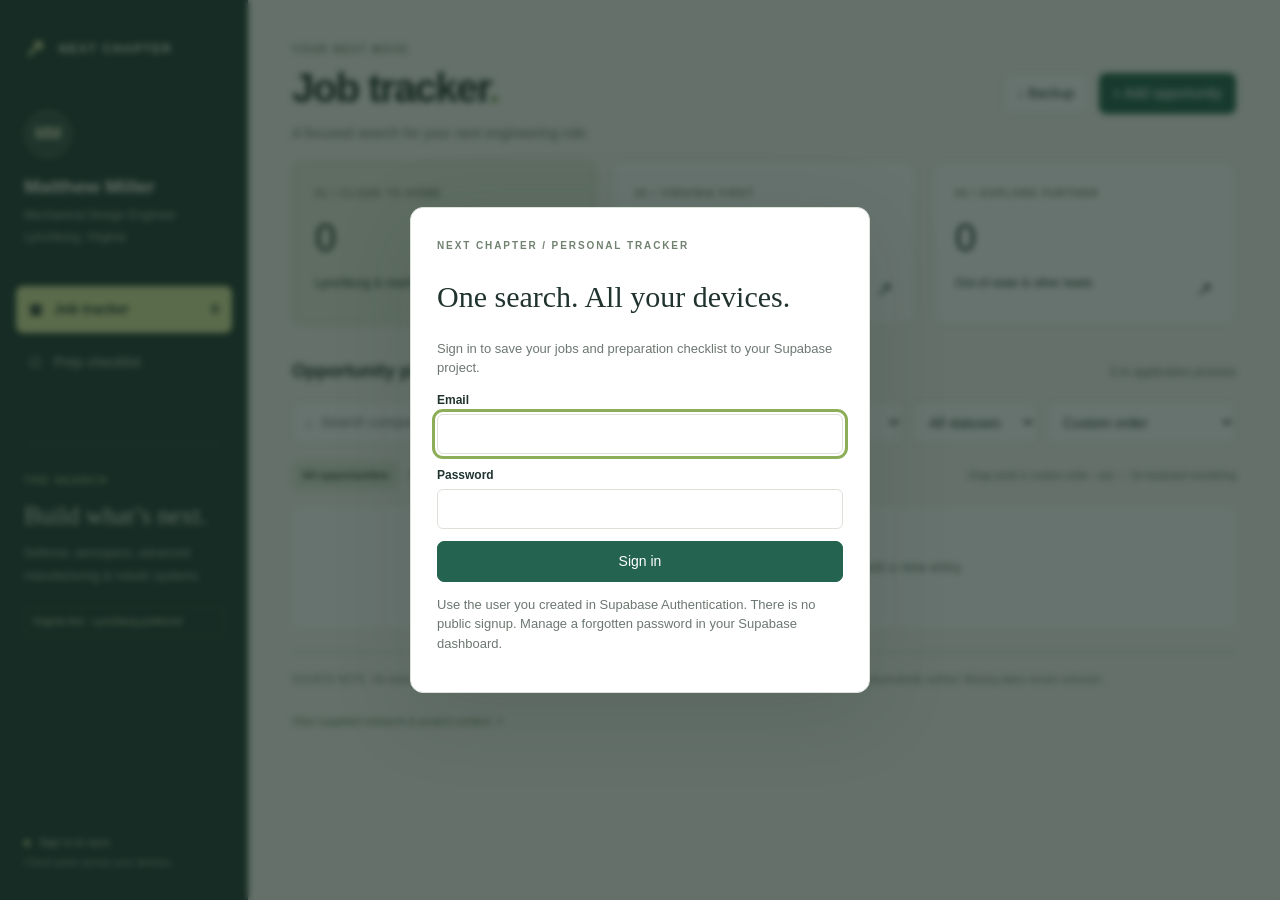
<file: index.html>
<!doctype html><html lang="en"><head><meta charset="utf-8"><meta name="viewport" content="width=device-width, initial-scale=1"><title>Matthew’s Job Tracker</title><meta name="theme-color" content="#203a32"><meta name="apple-mobile-web-app-capable" content="yes"><link rel="manifest" href="manifest.webmanifest"><link rel="apple-touch-icon" href="icon-192.png"><link rel="stylesheet" href="style.css"></head><body>
<aside><div class="brand"><span class="logo">↗</span> NEXT CHAPTER</div><div class="profile"><div class="avatar">MM</div><h2>Matthew Miller</h2><p>Mechanical Design Engineer<br>Lynchburg, Virginia</p></div><nav><button class="active" data-tab="jobs">▦ &nbsp; Job tracker <span id="total"></span></button><button data-tab="prep">☑ &nbsp; Prep checklist</button></nav><div class="sidebar-note"><span class="eyebrow">THE SEARCH</span><h3>Build what’s next.</h3><p>Defense, aerospace, advanced manufacturing & robotic systems.</p><div class="small-pill">Virginia first · Lynchburg preferred</div></div><footer><span class="dot"></span> <span id="sync-label">Sign in to sync</span><br><small id="save-state">Cloud saves across your devices.</small><button id="signout" hidden>Sign out</button></footer></aside>
<main><div id="sync-bar" hidden><span id="sync-message"></span><button id="retry-sync">Retry save</button><button id="reload-cloud">Load cloud copy</button><button id="export-pending">Export local edits</button></div><header><div><div class="eyebrow">YOUR NEXT MOVE</div><h1 id="page-title">Job tracker<span>.</span></h1><p id="subtitle">A focused search for your next engineering role.</p></div><div class="header-actions"><button id="backup">↓ Backup</button><button id="add" class="primary">+ Add opportunity</button></div></header>
<section id="jobs-view"><div class="metrics"><button data-priority="1"><span>01 / CLOSE TO HOME</span><strong id="local-count">0</strong><div>Lynchburg & nearby <b>↗</b></div></button><button data-priority="2"><span>02 / VIRGINIA FIRST</span><strong id="va-count">0</strong><div>Elsewhere in Virginia <b>↗</b></div></button><button data-priority="3"><span>03 / EXPLORE FURTHER</span><strong id="away-count">0</strong><div>Out-of-state & other leads <b>↗</b></div></button></div>
<div class="section-heading"><h2>Opportunity pipeline <span id="shown"></span></h2><span id="pipeline-progress"></span></div><div class="tools"><input id="search" aria-label="Search opportunities" placeholder="⌕  Search company, role, or location…"><select id="priority" aria-label="Filter location priority"><option value="">All locations</option><option value="1">Lynchburg & nearby</option><option value="2">Virginia</option><option value="3">Out of state / other</option></select><select id="status" aria-label="Filter status"><option value="">All statuses</option></select><select id="sort" aria-label="Sort opportunities"><option value="manual">Custom order</option><option value="location">Location A–Z</option><option value="salary">Salary: highest upper end</option><option value="date">Date posted: newest</option></select></div><div class="filter-row"><div><button class="chip active" data-kind="">All opportunities</button><button class="chip" data-kind="Role">Roles</button><button class="chip" data-kind="Watchlist">Company watchlist</button></div><small>Drag cards in custom order · use ↑ ↓ for keyboard reordering</small></div><div id="cards"></div><div class="source-note">SOURCE NOTE · All initial content comes from your supplied context document. Listings, salaries and availability have not been independently verified. Missing dates remain unknown.</div></section>
<section id="prep-view" hidden><div class="prep-banner"><div><span class="eyebrow">GET READY FOR THE NEXT STEP</span><h2>Turn experience into opportunity.</h2><p>Resume, skills, and stories — one clear checklist.</p></div><strong id="prep-total"></strong></div><div class="prep-tabs" id="prep-tabs"></div><div id="tasks"></div><div class="source-note">Security clearance is not treated as a skill gap: the document states U.S. citizenship and eligibility for employer-sponsored clearance.</div></section>
<button class="source-link" id="source">View supplied research & project context ↗</button><input type="file" id="import-file" accept="application/json" hidden></main>
<dialog id="account"><form id="login-form"><span class="eyebrow">NEXT CHAPTER / PERSONAL TRACKER</span><h2>One search. All your devices.</h2><p>Sign in to save your jobs and preparation checklist to your Supabase project.</p><div id="setup-needed" hidden><p><strong>Connect Supabase first.</strong> Follow <a href="setup.html" target="_blank">the setup guide</a>, then add the project URL and publishable key to config.js.</p></div><div id="login-fields"><label>Email<input id="email" type="email" autocomplete="username" required></label><label>Password<input id="password" type="password" autocomplete="current-password" required></label><button type="submit" class="primary">Sign in</button><p class="hint">Use the user you created in Supabase Authentication. There is no public signup. Manage a forgotten password in your Supabase dashboard.</p></div><p id="auth-error" role="alert"></p><button type="button" id="preview-local" hidden>Preview the tracker locally</button></form></dialog><dialog id="editor"><form id="job-form"><div class="dialog-head"><div><span class="eyebrow">OPPORTUNITY DETAILS</span><h2 id="editor-title">Add opportunity</h2></div><button type="button" class="icon close" aria-label="Close">×</button></div><input type="hidden" name="id"><div id="paste-block"><label>Job listing URL<input name="url" type="url" placeholder="https://…"></label><label>Paste listing text<textarea id="listing" rows="4" placeholder="Paste the listing here, then extract a draft. Review every field before saving."></textarea></label><button type="button" id="extract">Extract draft from text</button><p class="hint">A URL is saved as a link. To populate details, paste listing text; websites are not fetched automatically.</p></div><div class="form-grid"><label>Company *<input name="company" required></label><label>Role / opportunity *<input name="role" required></label><label>Location<input name="location"></label><label>Salary range & caveat<input name="salary" placeholder="Unknown, estimate, or posted range"></label><label>Date posted<input type="date" name="date"></label><label>Location priority<select name="priority"><option value="1">1 · Lynchburg & nearby</option><option value="2">2 · Elsewhere in Virginia</option><option value="3">3 · Out of state / other</option></select></label><label>Status<select name="status"></select></label><label>Entry type<select name="kind"><option>Role</option><option>Watchlist</option></select></label></div><label>Fit notes & application notes<textarea name="notes" rows="5"></textarea></label><div id="company-context"></div><div class="dialog-actions"><button type="button" id="delete" class="danger">Delete entry</button><button type="button" class="close">Cancel</button><button class="primary" type="submit">Save opportunity</button></div></form></dialog>
<dialog id="research"><div class="dialog-head"><h2>Supplied research</h2><button class="icon" id="close-research" aria-label="Close research">×</button></div><p class="hint">Reference only. Dates, research claims, project details, and open questions are reproduced from your document.</p><pre id="research-text"></pre></dialog><div id="toast" role="status"></div><script src="config.js"></script><script src="seed.js"></script><script src="cloud.js"></script><script src="app.js"></script></body></html>
</file>
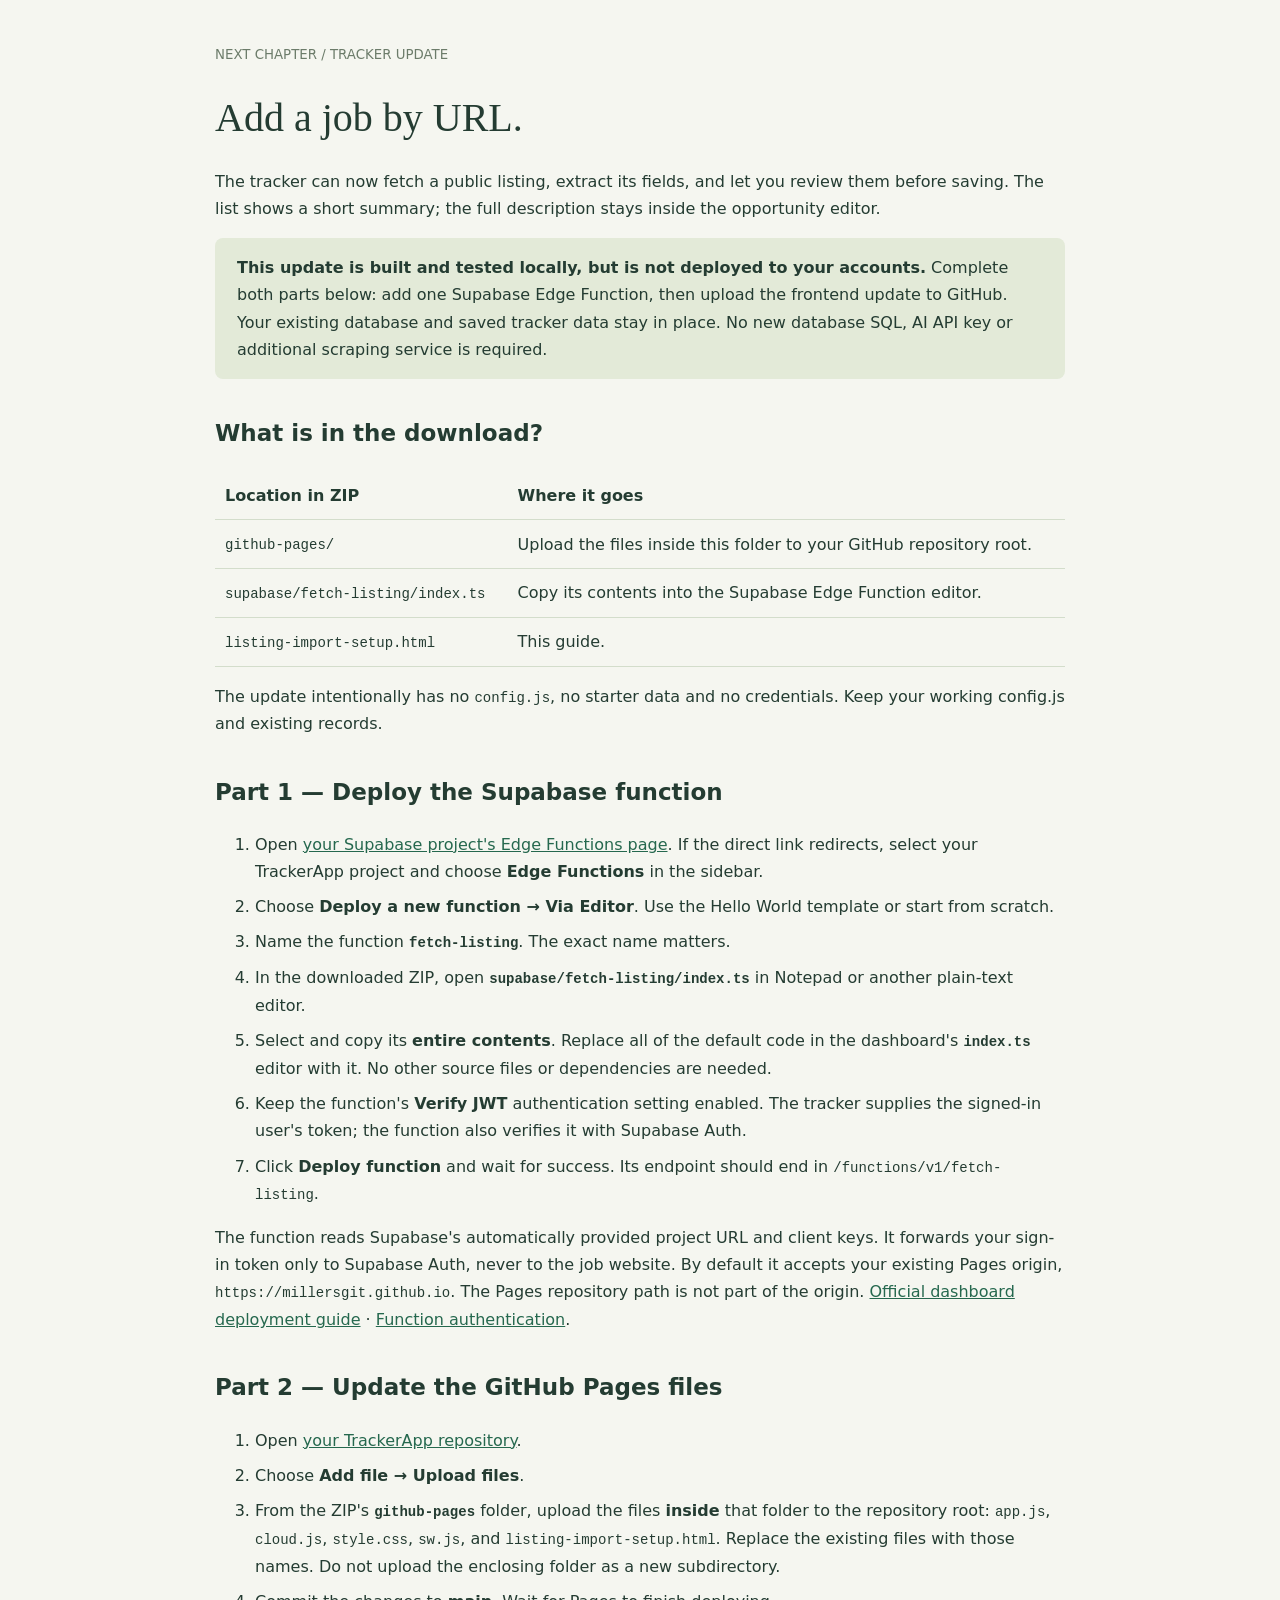
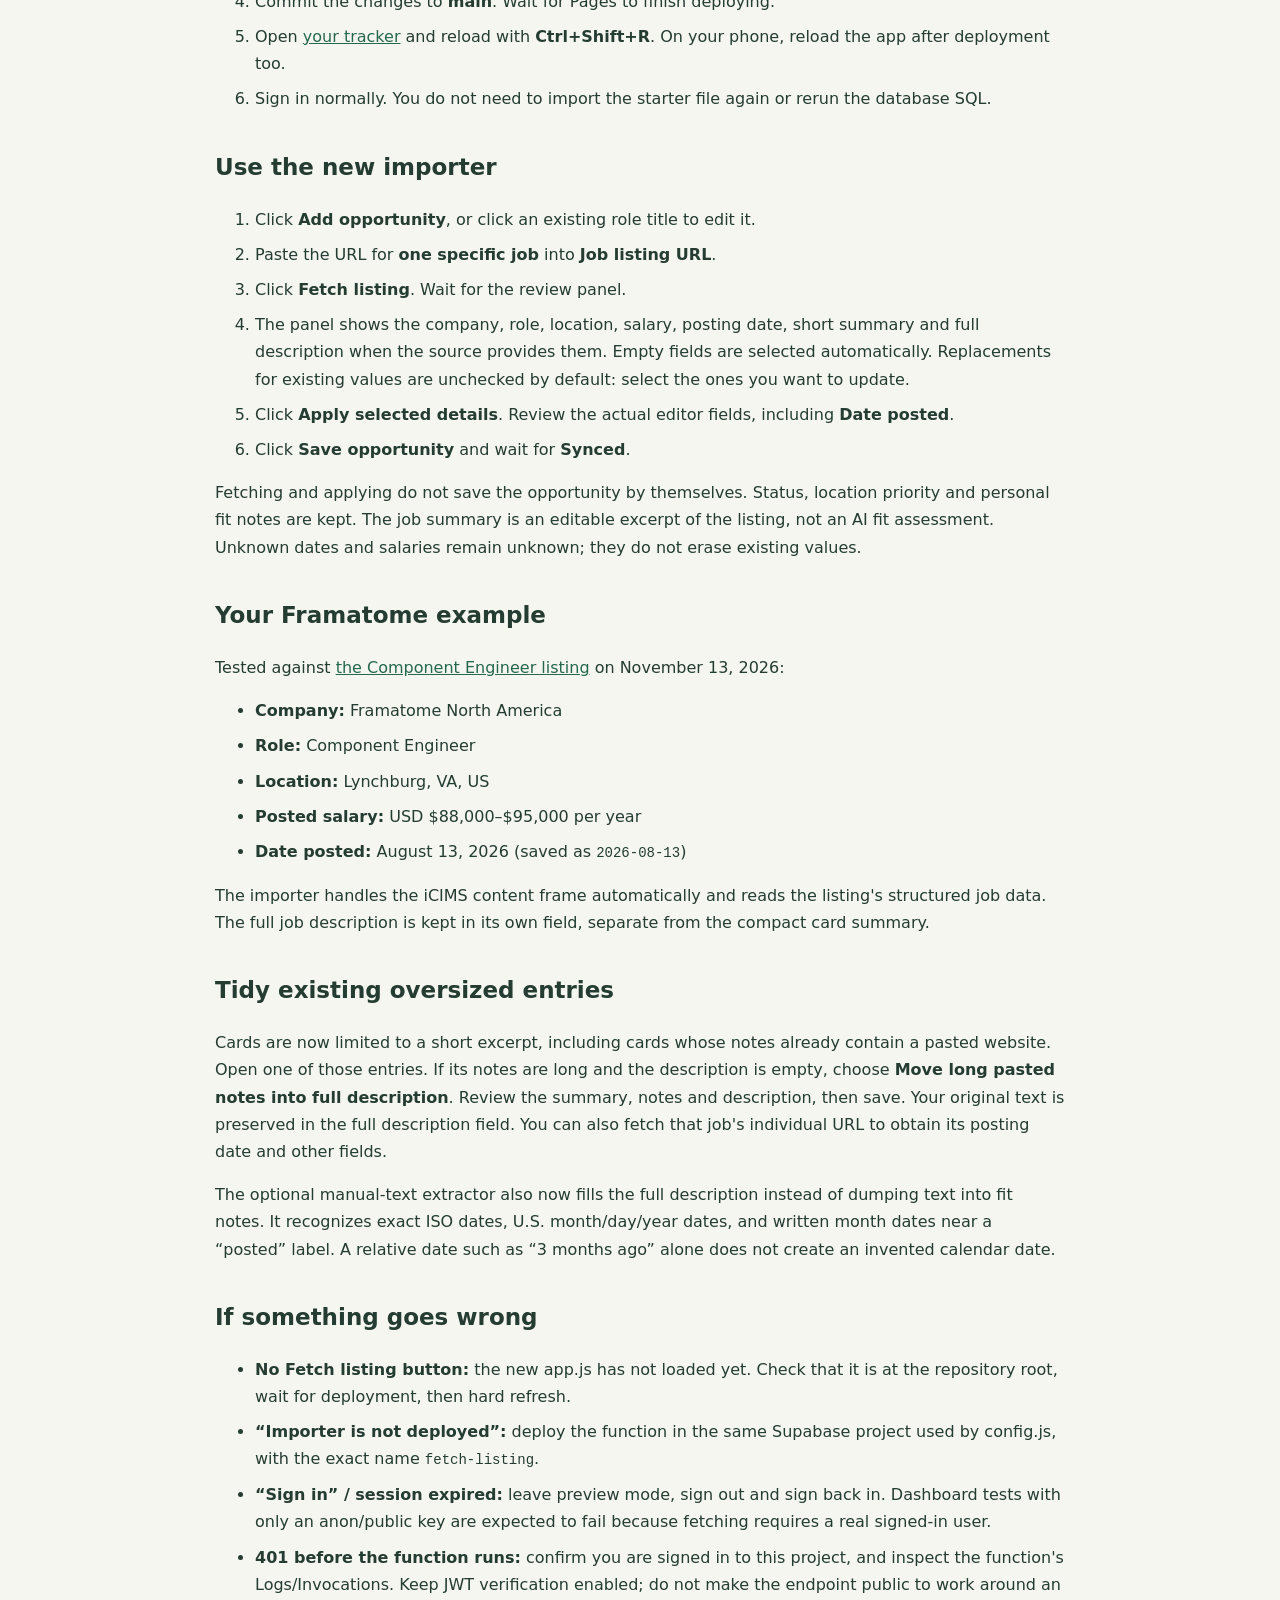
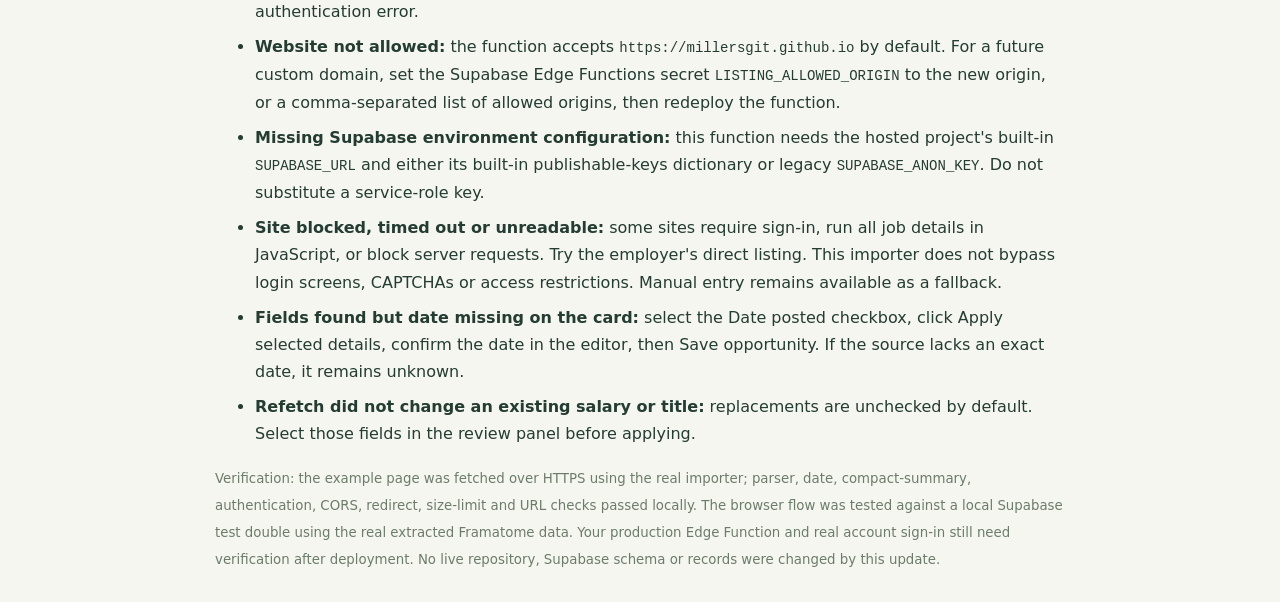
<file: listing-import-setup.html>
<!doctype html><html lang="en"><meta charset="utf-8"><meta name="viewport" content="width=device-width,initial-scale=1"><title>Enable job URL importing</title><style>body{font:16px/1.7 system-ui,sans-serif;max-width:850px;margin:40px auto;padding:0 22px;color:#243c32;background:#f5f6f0}h1{font:40px Georgia,serif}h2{margin-top:35px;font-size:23px}a{color:#25684e}.note{padding:16px 22px;background:#e3ead8;border-radius:8px}pre{background:#e3ead8;padding:18px;overflow:auto;font-size:13px}li{margin:8px 0}code{font-size:14px}small{color:#6c7c6a}table{border-collapse:collapse;width:100%}td,th{border-bottom:1px solid #d3ddcb;padding:10px;text-align:left}</style>
<small>NEXT CHAPTER / TRACKER UPDATE</small><h1>Add a job by URL.</h1><p>The tracker can now fetch a public listing, extract its fields, and let you review them before saving. The list shows a short summary; the full description stays inside the opportunity editor.</p><div class="note"><strong>This update is built and tested locally, but is not deployed to your accounts.</strong> Complete both parts below: add one Supabase Edge Function, then upload the frontend update to GitHub. Your existing database and saved tracker data stay in place. No new database SQL, AI API key or additional scraping service is required.</div>
<h2>What is in the download?</h2><table><tr><th>Location in ZIP</th><th>Where it goes</th></tr><tr><td><code>github-pages/</code></td><td>Upload the files inside this folder to your GitHub repository root.</td></tr><tr><td><code>supabase/fetch-listing/index.ts</code></td><td>Copy its contents into the Supabase Edge Function editor.</td></tr><tr><td><code>listing-import-setup.html</code></td><td>This guide.</td></tr></table><p>The update intentionally has no <code>config.js</code>, no starter data and no credentials. Keep your working config.js and existing records.</p>
<h2>Part 1 — Deploy the Supabase function</h2><ol><li>Open <a href="https://supabase.com/dashboard/project/zvkrkzaoxlfqdbbqcrvj/functions">your Supabase project's Edge Functions page</a>. If the direct link redirects, select your TrackerApp project and choose <strong>Edge Functions</strong> in the sidebar.</li><li>Choose <strong>Deploy a new function → Via Editor</strong>. Use the Hello World template or start from scratch.</li><li>Name the function <strong><code>fetch-listing</code></strong>. The exact name matters.</li><li>In the downloaded ZIP, open <strong><code>supabase/fetch-listing/index.ts</code></strong> in Notepad or another plain-text editor.</li><li>Select and copy its <strong>entire contents</strong>. Replace all of the default code in the dashboard's <strong><code>index.ts</code></strong> editor with it. No other source files or dependencies are needed.</li><li>Keep the function's <strong>Verify JWT</strong> authentication setting enabled. The tracker supplies the signed-in user's token; the function also verifies it with Supabase Auth.</li><li>Click <strong>Deploy function</strong> and wait for success. Its endpoint should end in <code>/functions/v1/fetch-listing</code>.</li></ol><p>The function reads Supabase's automatically provided project URL and client keys. It forwards your sign-in token only to Supabase Auth, never to the job website. By default it accepts your existing Pages origin, <code>https://millersgit.github.io</code>. The Pages repository path is not part of the origin. <a href="https://supabase.com/docs/guides/functions/quickstart-dashboard">Official dashboard deployment guide</a> · <a href="https://supabase.com/docs/guides/functions/auth">Function authentication</a>.</p>
<h2>Part 2 — Update the GitHub Pages files</h2><ol><li>Open <a href="https://github.com/MillersGit/TrackerApp">your TrackerApp repository</a>.</li><li>Choose <strong>Add file → Upload files</strong>.</li><li>From the ZIP's <strong><code>github-pages</code></strong> folder, upload the files <strong>inside</strong> that folder to the repository root: <code>app.js</code>, <code>cloud.js</code>, <code>style.css</code>, <code>sw.js</code>, and <code>listing-import-setup.html</code>. Replace the existing files with those names. Do not upload the enclosing folder as a new subdirectory.</li><li>Commit the changes to <strong>main</strong>. Wait for Pages to finish deploying.</li><li>Open <a href="https://millersgit.github.io/TrackerApp/">your tracker</a> and reload with <strong>Ctrl+Shift+R</strong>. On your phone, reload the app after deployment too.</li><li>Sign in normally. You do not need to import the starter file again or rerun the database SQL.</li></ol>
<h2>Use the new importer</h2><ol><li>Click <strong>Add opportunity</strong>, or click an existing role title to edit it.</li><li>Paste the URL for <strong>one specific job</strong> into <strong>Job listing URL</strong>.</li><li>Click <strong>Fetch listing</strong>. Wait for the review panel.</li><li>The panel shows the company, role, location, salary, posting date, short summary and full description when the source provides them. Empty fields are selected automatically. Replacements for existing values are unchecked by default: select the ones you want to update.</li><li>Click <strong>Apply selected details</strong>. Review the actual editor fields, including <strong>Date posted</strong>.</li><li>Click <strong>Save opportunity</strong> and wait for <strong>Synced</strong>.</li></ol><p>Fetching and applying do not save the opportunity by themselves. Status, location priority and personal fit notes are kept. The job summary is an editable excerpt of the listing, not an AI fit assessment. Unknown dates and salaries remain unknown; they do not erase existing values.</p>
<h2>Your Framatome example</h2><p>Tested against <a href="https://careers-framatome.icims.com/jobs/3243/component-engineer/job">the Component Engineer listing</a> on November 13, 2026:</p><ul><li><strong>Company:</strong> Framatome North America</li><li><strong>Role:</strong> Component Engineer</li><li><strong>Location:</strong> Lynchburg, VA, US</li><li><strong>Posted salary:</strong> USD $88,000–$95,000 per year</li><li><strong>Date posted:</strong> August 13, 2026 (saved as <code>2026-08-13</code>)</li></ul><p>The importer handles the iCIMS content frame automatically and reads the listing's structured job data. The full job description is kept in its own field, separate from the compact card summary.</p>
<h2>Tidy existing oversized entries</h2><p>Cards are now limited to a short excerpt, including cards whose notes already contain a pasted website. Open one of those entries. If its notes are long and the description is empty, choose <strong>Move long pasted notes into full description</strong>. Review the summary, notes and description, then save. Your original text is preserved in the full description field. You can also fetch that job's individual URL to obtain its posting date and other fields.</p><p>The optional manual-text extractor also now fills the full description instead of dumping text into fit notes. It recognizes exact ISO dates, U.S. month/day/year dates, and written month dates near a “posted” label. A relative date such as “3 months ago” alone does not create an invented calendar date.</p>
<h2>If something goes wrong</h2><ul><li><strong>No Fetch listing button:</strong> the new app.js has not loaded yet. Check that it is at the repository root, wait for deployment, then hard refresh.</li><li><strong>“Importer is not deployed”:</strong> deploy the function in the same Supabase project used by config.js, with the exact name <code>fetch-listing</code>.</li><li><strong>“Sign in” / session expired:</strong> leave preview mode, sign out and sign back in. Dashboard tests with only an anon/public key are expected to fail because fetching requires a real signed-in user.</li><li><strong>401 before the function runs:</strong> confirm you are signed in to this project, and inspect the function's Logs/Invocations. Keep JWT verification enabled; do not make the endpoint public to work around an authentication error.</li><li><strong>Website not allowed:</strong> the function accepts <code>https://millersgit.github.io</code> by default. For a future custom domain, set the Supabase Edge Functions secret <code>LISTING_ALLOWED_ORIGIN</code> to the new origin, or a comma-separated list of allowed origins, then redeploy the function.</li><li><strong>Missing Supabase environment configuration:</strong> this function needs the hosted project's built-in <code>SUPABASE_URL</code> and either its built-in publishable-keys dictionary or legacy <code>SUPABASE_ANON_KEY</code>. Do not substitute a service-role key.</li><li><strong>Site blocked, timed out or unreadable:</strong> some sites require sign-in, run all job details in JavaScript, or block server requests. Try the employer's direct listing. This importer does not bypass login screens, CAPTCHAs or access restrictions. Manual entry remains available as a fallback.</li><li><strong>Fields found but date missing on the card:</strong> select the Date posted checkbox, click Apply selected details, confirm the date in the editor, then Save opportunity. If the source lacks an exact date, it remains unknown.</li><li><strong>Refetch did not change an existing salary or title:</strong> replacements are unchecked by default. Select those fields in the review panel before applying.</li></ul><p><small>Verification: the example page was fetched over HTTPS using the real importer; parser, date, compact-summary, authentication, CORS, redirect, size-limit and URL checks passed locally. The browser flow was tested against a local Supabase test double using the real extracted Framatome data. Your production Edge Function and real account sign-in still need verification after deployment. No live repository, Supabase schema or records were changed by this update.</small></p></html>
</file>
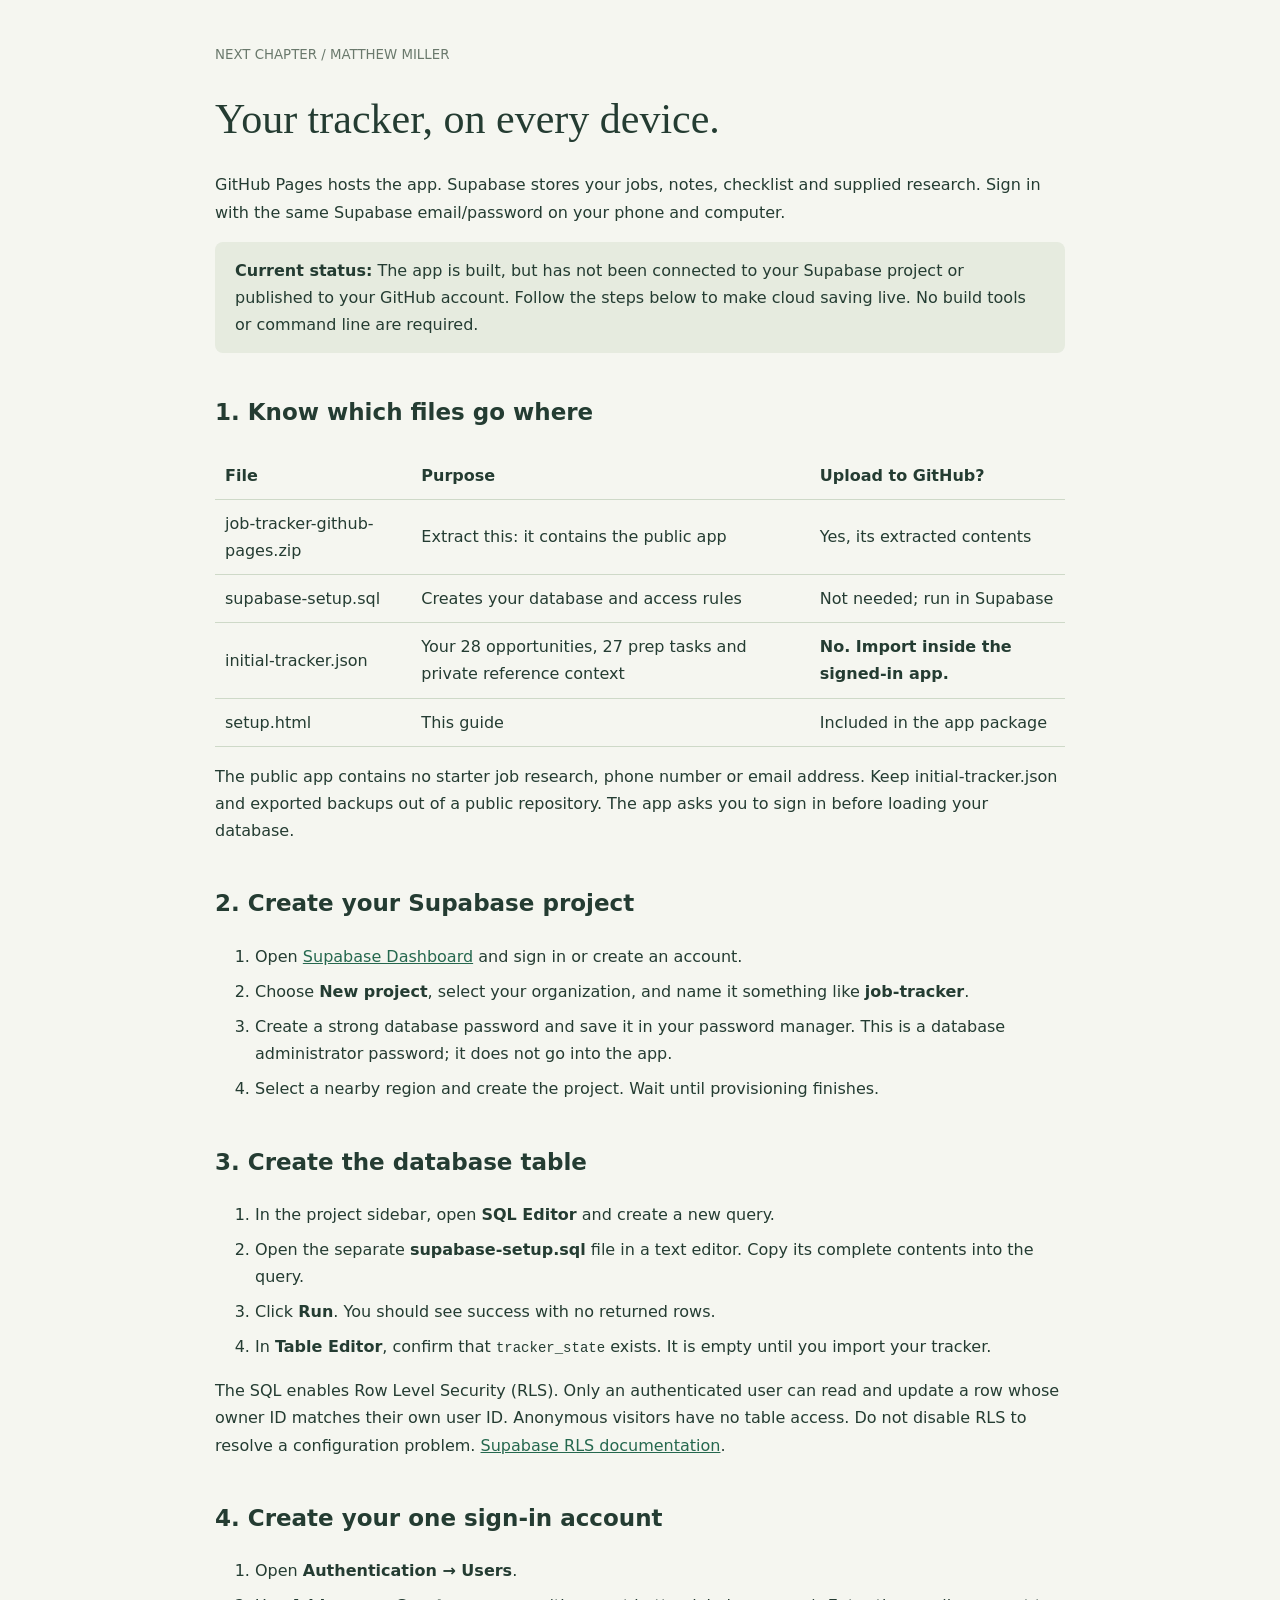
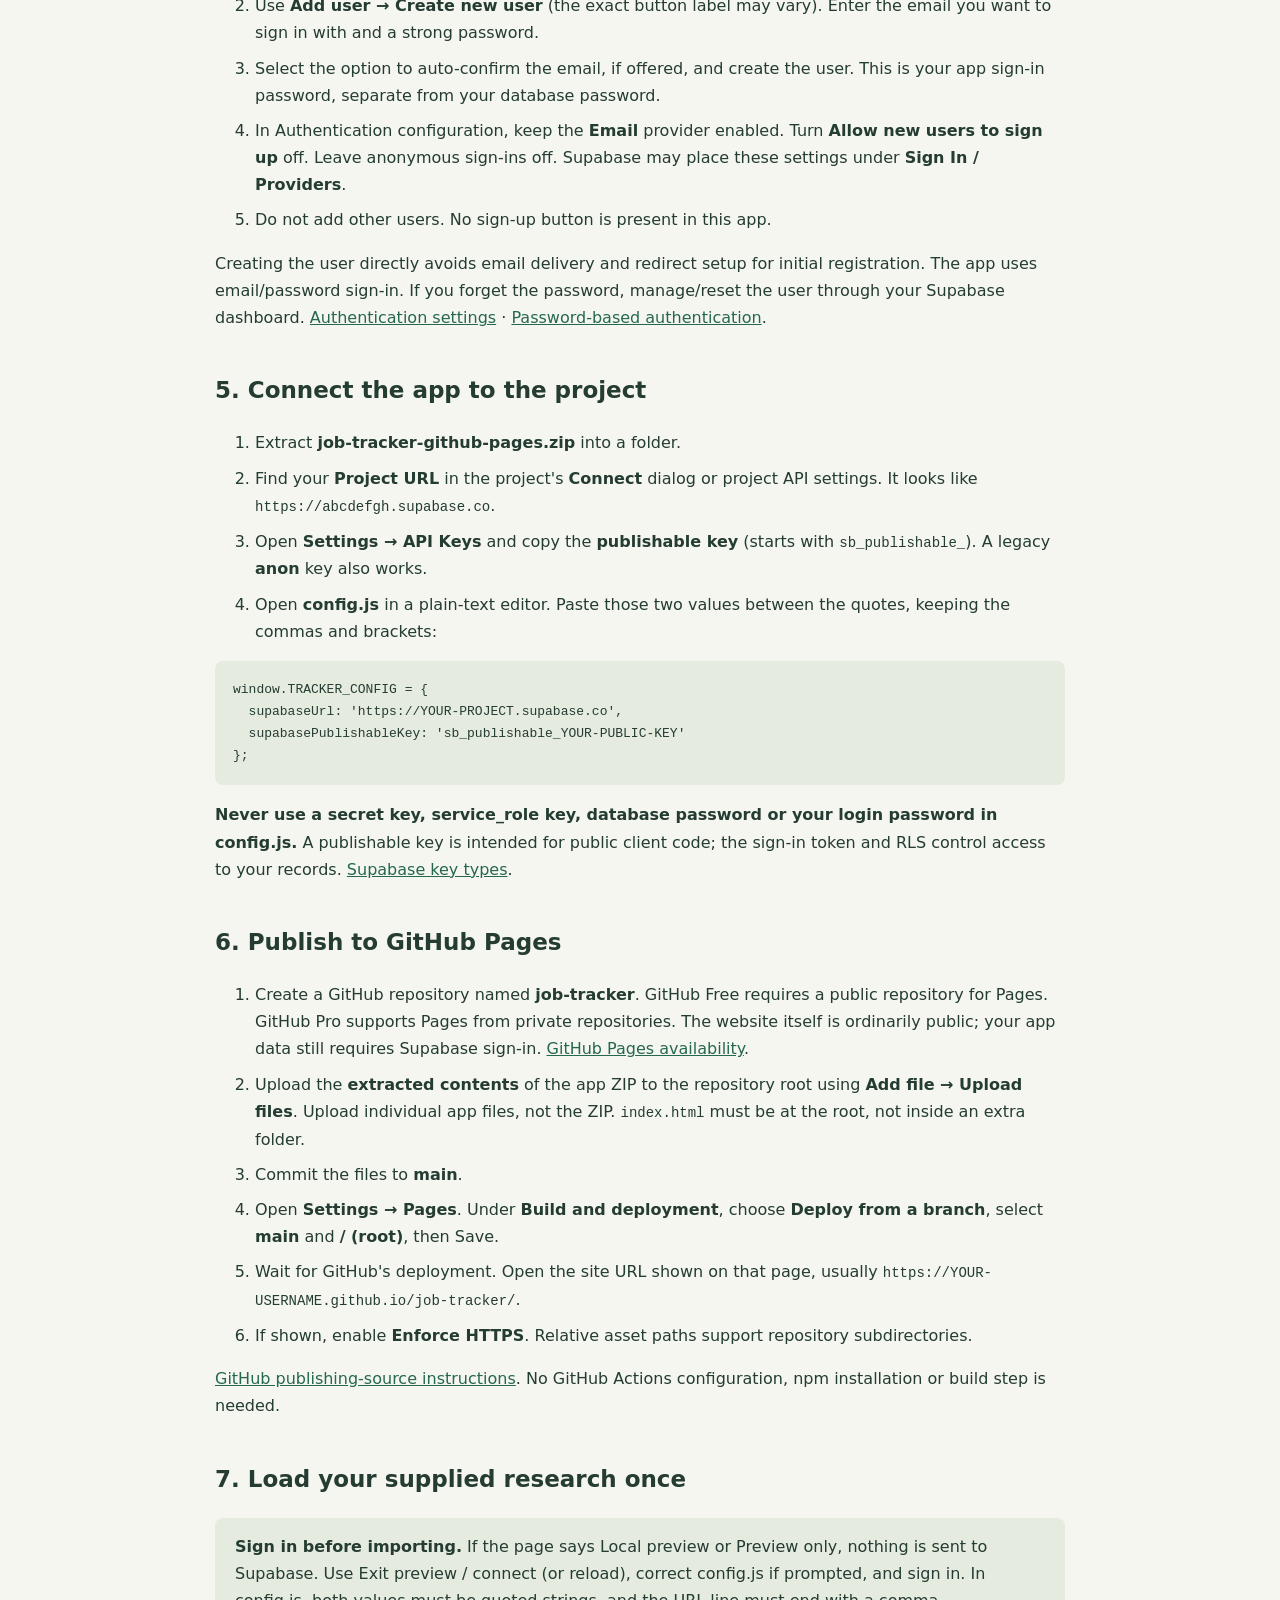
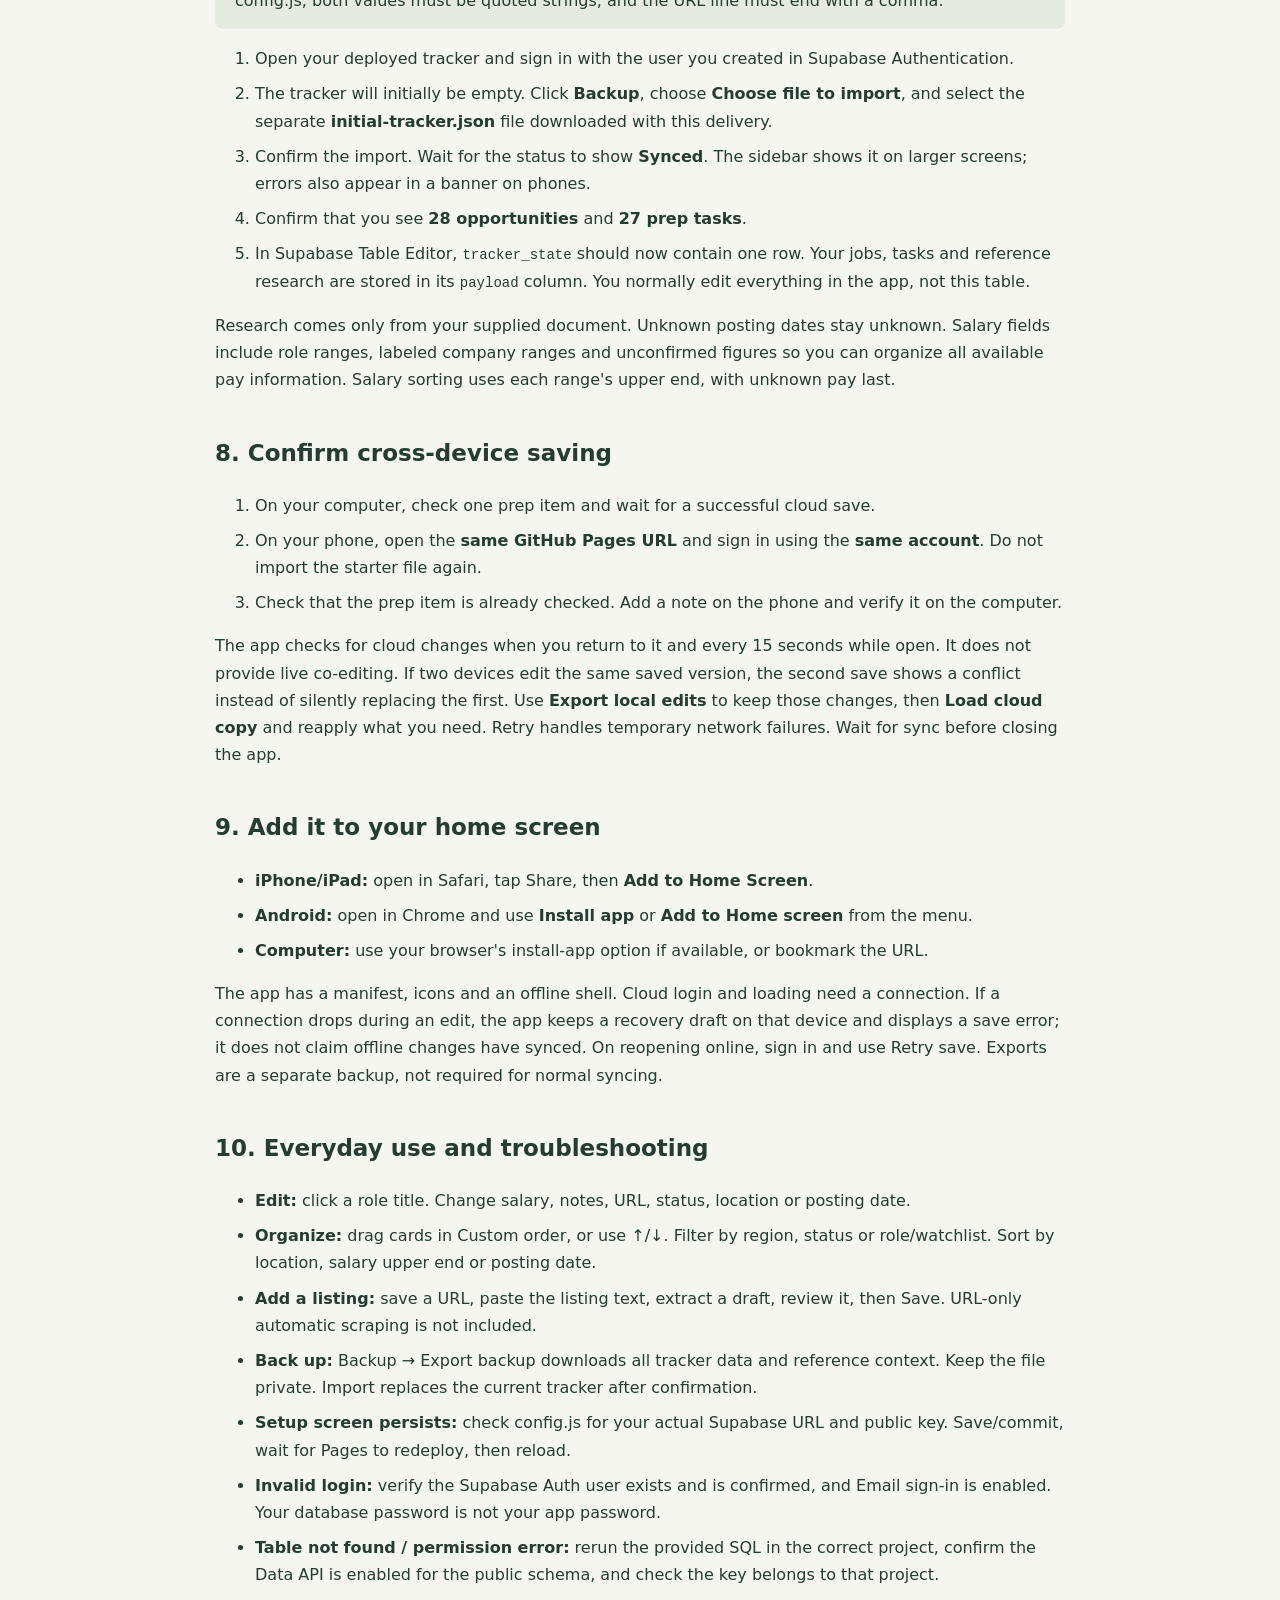
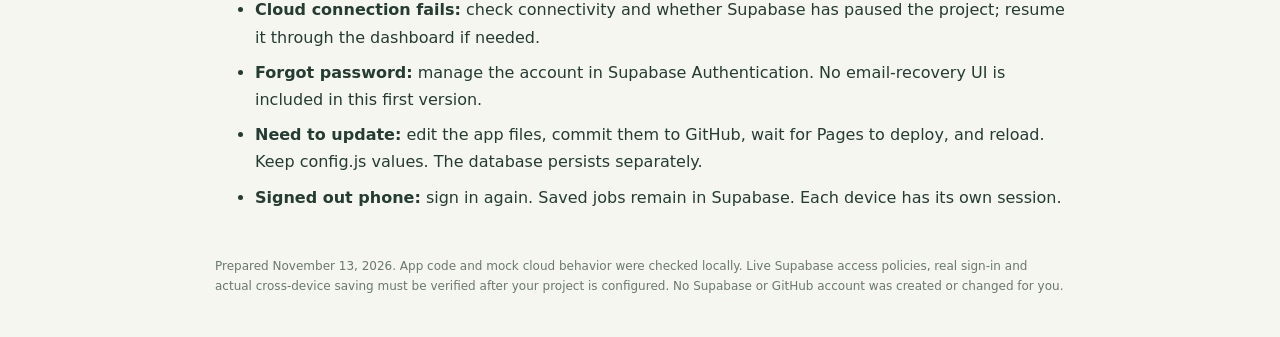
<file: setup.html>
<!doctype html><html lang="en"><meta charset="utf-8"><meta name="viewport" content="width=device-width,initial-scale=1"><title>Job tracker — setup guide</title><style>body{font:16px/1.7 system-ui,sans-serif;color:#243c32;background:#f5f6f0;max-width:850px;margin:40px auto;padding:0 22px}h1{font:42px Georgia,serif}h2{margin-top:40px;font-size:23px}h3{font-size:18px}a{color:#25684e}pre{background:#e6ebdf;padding:18px;border-radius:8px;overflow:auto;font-size:13px}.callout{background:#e6ebdf;padding:15px 20px;border-radius:8px}code{font-size:14px}li{margin:8px 0}small{color:#6a796c}table{border-collapse:collapse;width:100%}td,th{border-bottom:1px solid #ced9c8;text-align:left;padding:10px}footer{margin:45px 0;font-size:12px;color:#6a796c}</style>
<small>NEXT CHAPTER / MATTHEW MILLER</small><h1>Your tracker, on every device.</h1><p>GitHub Pages hosts the app. Supabase stores your jobs, notes, checklist and supplied research. Sign in with the same Supabase email/password on your phone and computer.</p><div class="callout"><strong>Current status:</strong> The app is built, but has not been connected to your Supabase project or published to your GitHub account. Follow the steps below to make cloud saving live. No build tools or command line are required.</div>
<h2>1. Know which files go where</h2><table><tr><th>File</th><th>Purpose</th><th>Upload to GitHub?</th></tr><tr><td>job-tracker-github-pages.zip</td><td>Extract this: it contains the public app</td><td>Yes, its extracted contents</td></tr><tr><td>supabase-setup.sql</td><td>Creates your database and access rules</td><td>Not needed; run in Supabase</td></tr><tr><td>initial-tracker.json</td><td>Your 28 opportunities, 27 prep tasks and private reference context</td><td><strong>No. Import inside the signed-in app.</strong></td></tr><tr><td>setup.html</td><td>This guide</td><td>Included in the app package</td></tr></table><p>The public app contains no starter job research, phone number or email address. Keep initial-tracker.json and exported backups out of a public repository. The app asks you to sign in before loading your database.</p>
<h2>2. Create your Supabase project</h2><ol><li>Open <a href="https://supabase.com/dashboard">Supabase Dashboard</a> and sign in or create an account.</li><li>Choose <strong>New project</strong>, select your organization, and name it something like <strong>job-tracker</strong>.</li><li>Create a strong database password and save it in your password manager. This is a database administrator password; it does not go into the app.</li><li>Select a nearby region and create the project. Wait until provisioning finishes.</li></ol>
<h2>3. Create the database table</h2><ol><li>In the project sidebar, open <strong>SQL Editor</strong> and create a new query.</li><li>Open the separate <strong>supabase-setup.sql</strong> file in a text editor. Copy its complete contents into the query.</li><li>Click <strong>Run</strong>. You should see success with no returned rows.</li><li>In <strong>Table Editor</strong>, confirm that <code>tracker_state</code> exists. It is empty until you import your tracker.</li></ol><p>The SQL enables Row Level Security (RLS). Only an authenticated user can read and update a row whose owner ID matches their own user ID. Anonymous visitors have no table access. Do not disable RLS to resolve a configuration problem. <a href="https://supabase.com/docs/guides/database/postgres/row-level-security">Supabase RLS documentation</a>.</p>
<h2>4. Create your one sign-in account</h2><ol><li>Open <strong>Authentication → Users</strong>.</li><li>Use <strong>Add user → Create new user</strong> (the exact button label may vary). Enter the email you want to sign in with and a strong password.</li><li>Select the option to auto-confirm the email, if offered, and create the user. This is your app sign-in password, separate from your database password.</li><li>In Authentication configuration, keep the <strong>Email</strong> provider enabled. Turn <strong>Allow new users to sign up</strong> off. Leave anonymous sign-ins off. Supabase may place these settings under <strong>Sign In / Providers</strong>.</li><li>Do not add other users. No sign-up button is present in this app.</li></ol><p>Creating the user directly avoids email delivery and redirect setup for initial registration. The app uses email/password sign-in. If you forget the password, manage/reset the user through your Supabase dashboard. <a href="https://supabase.com/docs/guides/auth/general-configuration">Authentication settings</a> · <a href="https://supabase.com/docs/guides/auth/passwords">Password-based authentication</a>.</p>
<h2>5. Connect the app to the project</h2><ol><li>Extract <strong>job-tracker-github-pages.zip</strong> into a folder.</li><li>Find your <strong>Project URL</strong> in the project's <strong>Connect</strong> dialog or project API settings. It looks like <code>https://abcdefgh.supabase.co</code>.</li><li>Open <strong>Settings → API Keys</strong> and copy the <strong>publishable key</strong> (starts with <code>sb_publishable_</code>). A legacy <strong>anon</strong> key also works.</li><li>Open <strong>config.js</strong> in a plain-text editor. Paste those two values between the quotes, keeping the commas and brackets:</li></ol><pre>window.TRACKER_CONFIG = {
  supabaseUrl: 'https://YOUR-PROJECT.supabase.co',
  supabasePublishableKey: 'sb_publishable_YOUR-PUBLIC-KEY'
};</pre><p><strong>Never use a secret key, service_role key, database password or your login password in config.js.</strong> A publishable key is intended for public client code; the sign-in token and RLS control access to your records. <a href="https://supabase.com/docs/guides/getting-started/api-keys">Supabase key types</a>.</p>
<h2>6. Publish to GitHub Pages</h2><ol><li>Create a GitHub repository named <strong>job-tracker</strong>. GitHub Free requires a public repository for Pages. GitHub Pro supports Pages from private repositories. The website itself is ordinarily public; your app data still requires Supabase sign-in. <a href="https://docs.github.com/en/pages/getting-started-with-github-pages/what-is-github-pages">GitHub Pages availability</a>.</li><li>Upload the <strong>extracted contents</strong> of the app ZIP to the repository root using <strong>Add file → Upload files</strong>. Upload individual app files, not the ZIP. <code>index.html</code> must be at the root, not inside an extra folder.</li><li>Commit the files to <strong>main</strong>.</li><li>Open <strong>Settings → Pages</strong>. Under <strong>Build and deployment</strong>, choose <strong>Deploy from a branch</strong>, select <strong>main</strong> and <strong>/ (root)</strong>, then Save.</li><li>Wait for GitHub's deployment. Open the site URL shown on that page, usually <code>https://YOUR-USERNAME.github.io/job-tracker/</code>.</li><li>If shown, enable <strong>Enforce HTTPS</strong>. Relative asset paths support repository subdirectories.</li></ol><p><a href="https://docs.github.com/en/pages/getting-started-with-github-pages/configuring-a-publishing-source-for-your-github-pages-site">GitHub publishing-source instructions</a>. No GitHub Actions configuration, npm installation or build step is needed.</p>
<h2>7. Load your supplied research once</h2><div class="callout"><strong>Sign in before importing.</strong> If the page says Local preview or Preview only, nothing is sent to Supabase. Use Exit preview / connect (or reload), correct config.js if prompted, and sign in. In config.js, both values must be quoted strings, and the URL line must end with a comma.</div><ol><li>Open your deployed tracker and sign in with the user you created in Supabase Authentication.</li><li>The tracker will initially be empty. Click <strong>Backup</strong>, choose <strong>Choose file to import</strong>, and select the separate <strong>initial-tracker.json</strong> file downloaded with this delivery.</li><li>Confirm the import. Wait for the status to show <strong>Synced</strong>. The sidebar shows it on larger screens; errors also appear in a banner on phones.</li><li>Confirm that you see <strong>28 opportunities</strong> and <strong>27 prep tasks</strong>.</li><li>In Supabase Table Editor, <code>tracker_state</code> should now contain one row. Your jobs, tasks and reference research are stored in its <code>payload</code> column. You normally edit everything in the app, not this table.</li></ol><p>Research comes only from your supplied document. Unknown posting dates stay unknown. Salary fields include role ranges, labeled company ranges and unconfirmed figures so you can organize all available pay information. Salary sorting uses each range's upper end, with unknown pay last.</p>
<h2>8. Confirm cross-device saving</h2><ol><li>On your computer, check one prep item and wait for a successful cloud save.</li><li>On your phone, open the <strong>same GitHub Pages URL</strong> and sign in using the <strong>same account</strong>. Do not import the starter file again.</li><li>Check that the prep item is already checked. Add a note on the phone and verify it on the computer.</li></ol><p>The app checks for cloud changes when you return to it and every 15 seconds while open. It does not provide live co-editing. If two devices edit the same saved version, the second save shows a conflict instead of silently replacing the first. Use <strong>Export local edits</strong> to keep those changes, then <strong>Load cloud copy</strong> and reapply what you need. Retry handles temporary network failures. Wait for sync before closing the app.</p>
<h2>9. Add it to your home screen</h2><ul><li><strong>iPhone/iPad:</strong> open in Safari, tap Share, then <strong>Add to Home Screen</strong>.</li><li><strong>Android:</strong> open in Chrome and use <strong>Install app</strong> or <strong>Add to Home screen</strong> from the menu.</li><li><strong>Computer:</strong> use your browser's install-app option if available, or bookmark the URL.</li></ul><p>The app has a manifest, icons and an offline shell. Cloud login and loading need a connection. If a connection drops during an edit, the app keeps a recovery draft on that device and displays a save error; it does not claim offline changes have synced. On reopening online, sign in and use Retry save. Exports are a separate backup, not required for normal syncing.</p>
<h2>10. Everyday use and troubleshooting</h2><ul><li><strong>Edit:</strong> click a role title. Change salary, notes, URL, status, location or posting date.</li><li><strong>Organize:</strong> drag cards in Custom order, or use ↑/↓. Filter by region, status or role/watchlist. Sort by location, salary upper end or posting date.</li><li><strong>Add a listing:</strong> save a URL, paste the listing text, extract a draft, review it, then Save. URL-only automatic scraping is not included.</li><li><strong>Back up:</strong> Backup → Export backup downloads all tracker data and reference context. Keep the file private. Import replaces the current tracker after confirmation.</li><li><strong>Setup screen persists:</strong> check config.js for your actual Supabase URL and public key. Save/commit, wait for Pages to redeploy, then reload.</li><li><strong>Invalid login:</strong> verify the Supabase Auth user exists and is confirmed, and Email sign-in is enabled. Your database password is not your app password.</li><li><strong>Table not found / permission error:</strong> rerun the provided SQL in the correct project, confirm the Data API is enabled for the public schema, and check the key belongs to that project.</li><li><strong>Cloud connection fails:</strong> check connectivity and whether Supabase has paused the project; resume it through the dashboard if needed.</li><li><strong>Forgot password:</strong> manage the account in Supabase Authentication. No email-recovery UI is included in this first version.</li><li><strong>Need to update:</strong> edit the app files, commit them to GitHub, wait for Pages to deploy, and reload. Keep config.js values. The database persists separately.</li><li><strong>Signed out phone:</strong> sign in again. Saved jobs remain in Supabase. Each device has its own session.</li></ul><footer>Prepared November 13, 2026. App code and mock cloud behavior were checked locally. Live Supabase access policies, real sign-in and actual cross-device saving must be verified after your project is configured. No Supabase or GitHub account was created or changed for you.</footer></html>
</file>
<file: style.css>
:root{--ink:#20332f;--muted:#6c7771;--green:#24634f;--border:#dce2d9;--paper:#f5f6f0;--white:#fff;--accent:#d9e99d}*{box-sizing:border-box}body{margin:0;background:var(--paper);color:var(--ink);font:14px/1.5 'Segoe UI',Arial,sans-serif}button,input,select,textarea{font:inherit}button{cursor:pointer;border:1px solid var(--border);border-radius:7px;padding:9px 13px;background:white;color:var(--ink)}button:hover{border-color:var(--green);background:#f0f5ed}button:focus-visible,a:focus-visible,input:focus-visible,select:focus-visible,textarea:focus-visible{outline:3px solid #8cae58;outline-offset:2px}aside{width:248px;position:fixed;inset:0 auto 0 0;background:#203a32;color:#ecf0e9;padding:30px 24px;display:flex;flex-direction:column}.brand{font-size:12px;font-weight:750;letter-spacing:1.7px;display:flex;gap:12px;align-items:center}.logo{font-size:25px;color:var(--accent)}.profile{padding:42px 0 25px}.avatar{width:48px;height:48px;border:1px solid #6f8b75;border-radius:50%;background:#385246;color:#e1e8c3;display:grid;place-items:center;font-size:16px;font-weight:600}.profile h2{font-size:19px;margin:15px 0 4px}.profile p{color:#b3c0b7;font-size:12px;line-height:1.8;margin:0}nav{margin:10px -8px}nav button{width:100%;text-align:left;background:transparent;border:0;color:#c4cfc6;padding:13px;margin:3px 0}nav button.active{background:#dce99f;color:#24372e;font-weight:650}nav button span{float:right}.sidebar-note{margin-top:44px;padding-top:25px;border-top:1px solid #466052}.eyebrow{font-size:10px;letter-spacing:1.9px;font-weight:750;color:#718271}.sidebar-note .eyebrow{color:#aabc8c}.sidebar-note h3{font:25px Georgia,serif;margin:12px 0}.sidebar-note p{font-size:12px;color:#b3c0b7;line-height:1.9}.small-pill{border:1px solid #536d56;color:#d7dfb1;font-size:10px;padding:7px;border-radius:5px;margin-top:18px}footer{margin-top:auto;padding-top:25px;font-size:11px;color:#ced8c9}footer small{display:block;margin-top:5px;color:#a2b2a4;font-size:10px}.dot{display:inline-block;width:6px;height:6px;background:#d8e89e;border-radius:50%;margin-right:6px}main{margin-left:248px;max-width:1650px;padding:42px 44px}header{display:flex;justify-content:space-between;align-items:center;gap:20px;margin-bottom:32px}h1{font-size:40px;line-height:1.15;letter-spacing:-1.5px;margin:8px 0 12px;font-weight:650}h1 span{color:#7b9850}header p{color:var(--muted);margin:0}.header-actions{display:flex;gap:10px}.primary{background:var(--green);color:white;border-color:var(--green)}.primary:hover{background:#194d3c;color:white}.metrics{display:grid;grid-template-columns:repeat(3,1fr);gap:16px;margin:25px 0 33px}.metrics button{padding:20px 22px;text-align:left;border-radius:10px;background:#fff}.metrics button:first-child{background:#e8eddd;border-color:#ced8ba}.metrics span{font-size:10px;font-weight:700;color:#76806e;letter-spacing:1.3px}.metrics strong{display:block;font-size:38px;font-weight:500;margin:7px 0}.metrics div{font-size:12px}.metrics b{float:right;font-size:20px;font-weight:400}.section-heading{display:flex;align-items:center;justify-content:space-between;margin-bottom:16px}.section-heading h2{font-size:18px;font-weight:650;margin:0}.section-heading h2 span{font-size:11px;background:#e3e8dc;color:#64765c;padding:3px 7px;border-radius:5px;margin-left:8px}#pipeline-progress{font-size:12px;color:var(--muted)}.tools{display:flex;gap:9px}.tools input{flex:1;min-width:160px}.tools select{max-width:190px}input,select,textarea{background:white;border:1px solid var(--border);border-radius:6px;color:var(--ink);padding:10px 12px;min-width:0}textarea{resize:vertical}.filter-row{display:flex;justify-content:space-between;gap:15px;align-items:center;margin:17px 0}.filter-row small{font-size:10px;color:var(--muted)}.chip{font-size:11px;background:transparent;border:0;padding:6px 10px;color:#68756a}.chip.active{background:#e2e9d9;color:#334d31;font-weight:650}#cards{display:grid;gap:10px}.card{display:grid;grid-template-columns:38px minmax(0,1fr) 175px;gap:14px;border:1px solid var(--border);background:#fff;border-radius:9px;padding:19px 20px 14px;transition:border-color .15s}.card:hover{border-color:#a9b8a0}.card.dragging{opacity:.4}.company-icon{width:37px;height:37px;display:grid;place-items:center;border:1px solid #dbe2d4;background:#f1f4eb;color:#5e7253;font-weight:650;font-size:13px;border-radius:7px}.company-line{display:flex;align-items:center;gap:9px;color:#5c6d61;font-size:11px}.badge{font-size:9px;border:1px solid #dce4d2;padding:1px 5px;border-radius:3px;color:#7b866c}.role{background:none;border:0;padding:0;text-align:left;font-size:16px;line-height:1.5;font-weight:650;display:block;margin:3px 0;color:var(--ink)}.role:hover{background:none;text-decoration:underline}.meta{display:flex;flex-wrap:wrap;gap:7px 18px;font-size:11px;color:#718071}.meta .salary{color:#4d6447}.notes{color:#738075;font-size:11px;margin:9px 0 0;max-width:850px}.card-side{text-align:right;display:flex;align-items:flex-end;flex-direction:column;justify-content:space-between;gap:14px}.card-side select{font-size:11px;padding:6px 8px;background:#f2f4eb;max-width:100%;width:140px;border-color:#e0e7d8}.card-side select.progress{background:#e4efdd;color:#3b6437}.order-buttons{display:flex;gap:4px;align-items:center}.order-buttons button{border:0;padding:1px 6px;color:#85907c;font-size:12px;background:transparent}.order-buttons a{font-size:10px;color:var(--green);margin-right:8px}a{color:var(--green)}.source-note{font-size:10px;color:#7c8678;border-top:1px solid var(--border);padding-top:18px;margin-top:24px;line-height:1.8}.source-link{margin-top:24px;background:transparent;border:0;padding:0;color:#607b51;font-size:11px}.prep-banner{display:flex;align-items:center;justify-content:space-between;background:#e6ecda;padding:30px;border:1px solid #d8e0c9;border-radius:10px}.prep-banner h2{font:29px Georgia,serif;margin:9px 0}.prep-banner p{color:var(--muted);margin:0}.prep-banner strong{font-size:30px;color:#57734b}.prep-tabs{margin:25px 0 15px;display:flex;gap:7px}.task{display:flex;gap:15px;padding:18px 20px;border:1px solid var(--border);background:white;border-radius:8px;margin-bottom:9px;cursor:pointer}.task input{accent-color:var(--green);width:18px;height:18px;margin-top:3px;flex-shrink:0}.task strong{display:block;font-size:14px;font-weight:600}.task p{font-size:12px;color:var(--muted);margin:5px 0 0}.task.done strong{text-decoration:line-through;color:#8b9688}.empty{padding:50px;text-align:center;color:var(--muted);background:white;border-radius:9px}dialog{border:1px solid var(--border);border-radius:13px;padding:26px;width:min(760px,94vw);max-height:91vh;color:var(--ink);box-shadow:0 20px 80px #20332f25}dialog::backdrop{background:#12251da3;backdrop-filter:blur(3px)}.dialog-head{display:flex;align-items:center;justify-content:space-between;gap:15px;margin-bottom:15px}.dialog-head h2{font-size:24px;margin:4px 0}.icon{border:0;background:none;font-size:25px;padding:2px 10px}.form-grid{display:grid;grid-template-columns:1fr 1fr;gap:12px}label{display:block;font-size:12px;font-weight:600;margin-bottom:12px}label input,label select,label textarea{display:block;width:100%;margin-top:5px;font-weight:400}#paste-block{padding:15px;background:#f2f5eb;border-radius:7px;margin-bottom:20px}.hint{font-size:11px;color:var(--muted);font-weight:400}.dialog-actions{display:flex;gap:8px;justify-content:flex-end;margin-top:20px}.danger{margin-right:auto;color:#9b4c3b}#company-context{background:#f5f6f0;border-radius:6px;padding:10px;font-size:12px}pre{white-space:pre-wrap;font:12px/1.8 'Segoe UI',Arial,sans-serif;color:#647061}#toast{position:fixed;bottom:22px;left:50%;transform:translateX(-50%);padding:11px 22px;background:#203a32;color:white;border-radius:6px;display:none;z-index:10}[hidden]{display:none!important}@media(min-width:1500px){main{padding-left:65px;padding-right:65px}}@media(max-width:1100px){aside{width:215px;padding:25px 18px}main{margin-left:215px;padding:30px 24px}.tools{flex-wrap:wrap}.tools input{flex-basis:100%}.tools select{flex:1;max-width:none}.filter-row{align-items:flex-start;flex-direction:column}.card{grid-template-columns:30px minmax(0,1fr) 140px;padding:15px;gap:12px}.company-icon{width:30px;height:30px}header{align-items:flex-start}h1{font-size:35px}.header-actions{flex-direction:column}}@media(max-width:720px){aside{position:static;width:auto;padding:15px 20px;display:block}.brand{font-size:11px}.profile,.sidebar-note,footer{display:none}nav{display:flex;gap:8px;margin:12px 0 0}nav button{margin:0;padding:9px;font-size:12px}main{margin:0;padding:24px 16px}header{gap:10px;margin-bottom:20px}header p{font-size:12px}h1{font-size:31px}.header-actions button{padding:7px 9px;font-size:11px}.metrics{gap:7px;margin:15px 0 24px}.metrics button{padding:12px 10px}.metrics span{font-size:8px;letter-spacing:.4px}.metrics strong{font-size:28px}.metrics div{font-size:10px}.metrics b{display:none}.card{grid-template-columns:28px minmax(0,1fr);gap:10px}.card-side{grid-column:2;flex-direction:row;align-items:center;text-align:left}.role{font-size:15px}.tools select{font-size:11px;width:30%;padding:9px 5px}.section-heading h2{font-size:16px}#pipeline-progress{font-size:10px}.prep-banner{padding:18px}.prep-banner h2{font-size:24px}.prep-banner strong{font-size:22px}.prep-tabs{flex-wrap:wrap}.form-grid{grid-template-columns:1fr}.dialog-actions{flex-wrap:wrap}dialog{padding:18px}}
#sync-bar{background:#fff0dc;border:1px solid #e6ceaa;border-radius:7px;padding:12px;margin-bottom:20px;font-size:12px}#sync-bar button{padding:5px 8px;margin:5px;font-size:11px}#account{max-width:460px}#account h2{font:30px Georgia,serif}#account p{color:var(--muted);font-size:13px}#account .primary{width:100%}#auth-error{color:#a14b35!important}#preview-local{margin-top:15px}#signout{font-size:10px;margin-top:12px;background:transparent;color:#dae4d2;border-color:#58705d}
#mobile-sync{font-size:11px;color:#617752;margin:-15px 0 18px}
.header-actions #signout{margin:0;color:#496344;border-color:#dce2d9;background:white;font-size:11px}

.notes{display:-webkit-box;-webkit-line-clamp:2;-webkit-box-orient:vertical;overflow:hidden;line-height:1.6;max-height:3.2em}#listing-preview{margin:16px 0;padding:16px;background:white;border:1px solid var(--border);border-radius:8px}#listing-preview h3{margin:0 0 8px}.fetched-field{display:flex;gap:10px;padding:9px 0;border-bottom:1px solid var(--border);font-weight:400}.fetched-field input{width:17px;height:17px;flex:0 0 auto;accent-color:var(--green)}.fetched-field strong,.fetched-field span,.fetched-field small{display:block}.fetched-field span{font-size:12px;white-space:pre-wrap}.fetched-field small{font-size:10px;color:var(--muted)}#listing-preview pre{max-height:280px;overflow:auto}#listing-preview .primary{margin-top:12px}#paste-block details{margin:12px 0}#paste-block details summary{cursor:pointer;font-size:12px;color:var(--green)}#paste-block details label{margin-top:12px}#move-legacy-description{margin-bottom:15px;font-size:11px}
</file>
